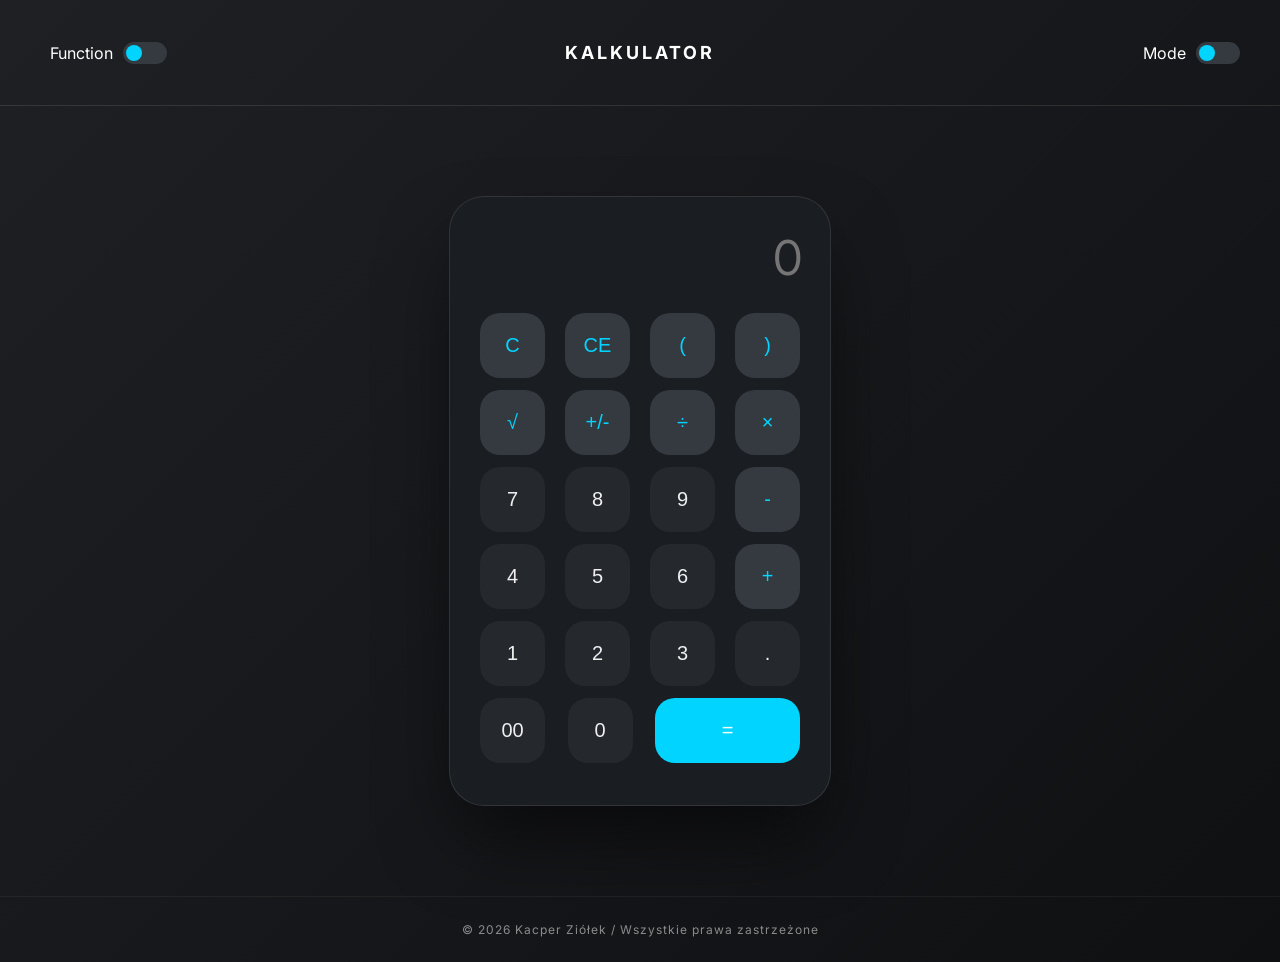
<file: index.html>
<!DOCTYPE html>
<html lang="pl">
<head>
    <meta charset="UTF-8">
    <meta name="viewport" content="width=device-width, initial-scale=1.0">
    <title>Projekt Kalkulatorów</title>
    <link rel="stylesheet" href="css/style.css">
</head>
<body>

<header>
    <div class="funcion">
        <span class="funcion-mode"> Function </span>
        <label class="switch" for="function-toggle">
            <input type="checkbox" id="function-toggle" aria-label="Przełącz funkcje">
            <span class="slider"></span>
        </label>
    </div>
    <h1>Kalkulator</h1>
    <div class="toggle-container">
        <span class="mode-label"> Mode </span>
        <label class="switch" for="theme-toggle">
            <input type="checkbox" id="theme-toggle" aria-label="Przełącz tryb">
            <span class="slider"></span>
        </label>
    </div>
</header>

    <main class="container">

        <section id="simple-calculator" class="calc-box">
            <input id="results" readonly placeholder="0"> 

            <section id="keys"> 
                <div class="row">
                    <input type="button" value="C" class="x" onclick="delet()">
                    <input type="button" value="CE" class="x" onclick="beck()">
                    <input type="button" value="(" class="a" onclick="display('(')">
                    <input type="button" value=")" class="a" onclick="display(')')">
                </div>

                <div class="row">
                    <input type="button" value="√" class="a" onclick="squareRoot()">
                    <input type="button" value="+/-" class="a" onclick="sign()"> 
                    <input type="button" value="÷" class="a" onclick="display('/')">
                    <input type="button" value="×" class="a" onclick="display('*')">
                </div>
          
                <div class="row">
                    <input type="button" value="7" onclick="display('7')">
                    <input type="button" value="8" onclick="display('8')"> 
                    <input type="button" value="9" onclick="display('9')"> 
                    <input type="button" value="-" class="a" onclick="display('-')">
                </div>
          
                <div class="row">
                    <input type="button" value="4" onclick="display('4')">
                    <input type="button" value="5" onclick="display('5')"> 
                    <input type="button" value="6" onclick="display('6')"> 
                    <input type="button" value="+" class="a" onclick="display('+')"> 
                </div>
          
                <div class="row">
                    <input type="button" value="1" onclick="display('1')">
                    <input type="button" value="2" onclick="display('2')"> 
                    <input type="button" value="3" onclick="display('3')"  >
                    <input type="button" value="." onclick="display('.')">
                </div>

                <div class="row">
                    <input type="button" value="00"  onclick="display('00')"> 
                    <input type="button" value="0"  onclick="display('0')"> 
                    <input type="button" value="=" class="x" onclick="calc()">
                     
                </div>
            </section>
        </section>
    </main>
    <footer>
        © 2026 Kacper Ziółek / Wszystkie prawa zastrzeżone
</footer>

    <script src="js/script.js"></script>
</body>
</html>
</file>
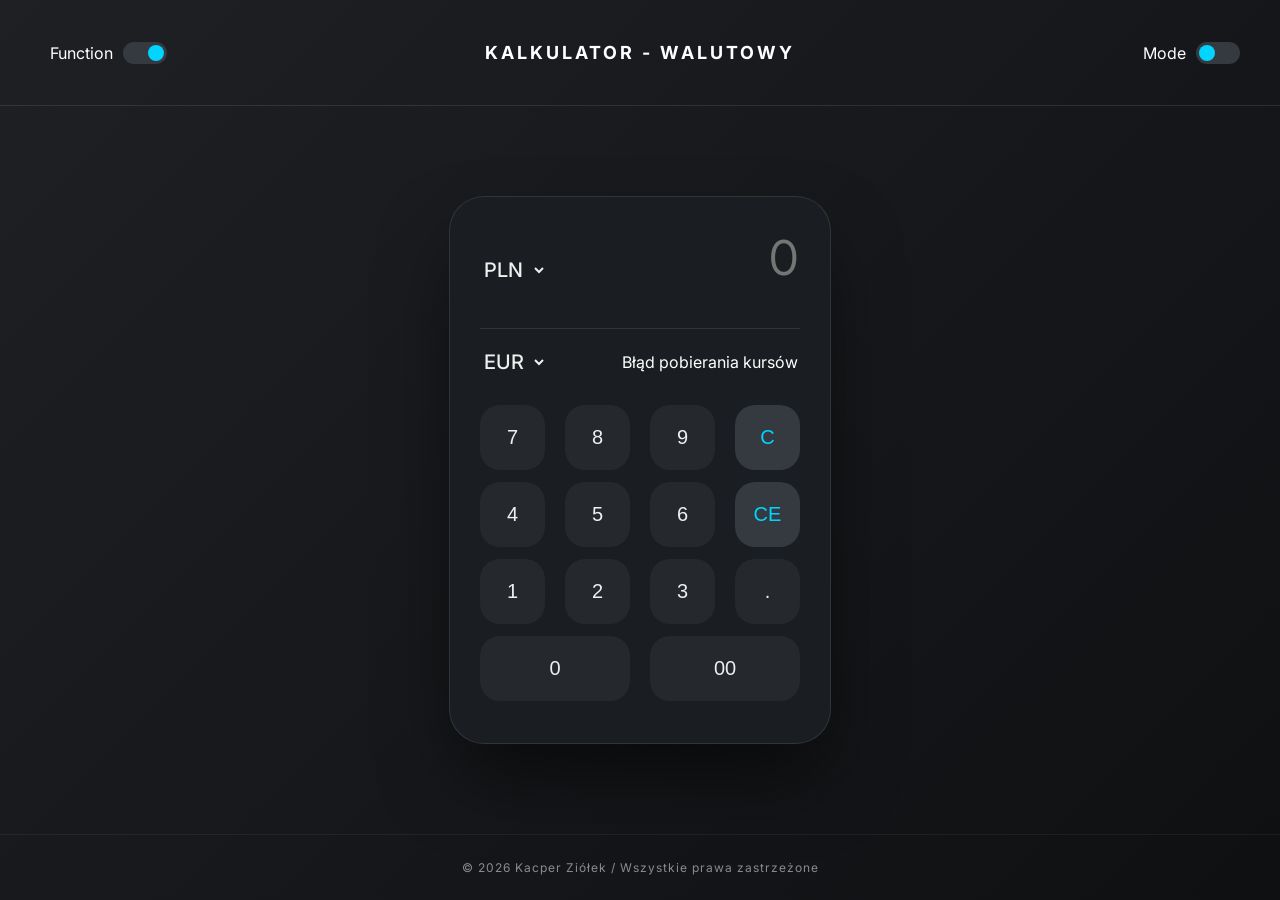
<file: funkcje.html>
<!DOCTYPE html>
<html lang="pl">
<head>
    <meta charset="UTF-8">
    <meta name="viewport" content="width=device-width, initial-scale=1.0">
    <title>Projekt Kalkulatorów</title>
    <link rel="stylesheet" href="css/style.css">
    <link rel="stylesheet" href="css/style_2.css">
</head>
<body>

<header>
    <div class="funcion">
        <span class="funcion-mode"> Function </span>
        <label class="switch" for="function-toggle">
            <input type="checkbox" id="function-toggle" aria-label="Przełącz funkcje">
            <span class="slider"></span>
        </label>
    </div>
    <h1>Kalkulator - walutowy </h1>
    <div class="toggle-container">
        <span class="mode-label">Mode</span>
        <label class="switch" for="theme-toggle">
            <input type="checkbox" id="theme-toggle" aria-label="Przełącz tryb">
            <span class="slider"></span>
        </label>
    </div>
</header>

<main class="container">

    <section id="simple-calculator" class="calc-box">

        <div class="display-area">
            <div class="currency-row">
                <select id="currency-from" class="currency-select">
                    <option value="PLN">PLN</option>
                    <option value="EUR">EUR</option>
                    <option value="USD">USD</option>
                    <option value="JPY">JPY</option>
                    <option value="GBP">GBP</option>
                    <option value="CNY">CNY</option>
                    <option value="AUD">AUD</option>
                    <option value="CAD">CAD</option>
                    <option value="CHF">CHF</option>
                    <option value="HKD">HKD</option>
                    <option value="SGD">SGD</option>
                    <option value="SEK">SEK</option>
                    <option value="KRW">KRW</option>
                    <option value="NOK">NOK</option>
                    <option value="NZD">NZD</option>
                    <option value="INR">INR</option>
                    <option value="MXN">MXN</option>
                    <option value="ZAR">ZAR</option>
                    <option value="BRL">BRL</option>
                    <option value="DKK">DKK</option>
                    <option value="THB">THB</option>
                    <option value="IDR">IDR</option>
                    <option value="HUF">HUF</option>
                    <option value="CZK">CZK</option>
                    <option value="ILS">ILS</option>
                    <option value="CLP">CLP</option>
                    <option value="PHP">PHP</option>
                    <option value="MYR">MYR</option>
                    <option value="TRY">TRY</option>
                    <option value="RON">RON</option>
                    <option value="UAH">UAH</option>
                    <option value="ISK">ISK</option>
                    <option value="XDR">XDR</option>
                </select>
                <input type="text" id="results" class="currency-input" readonly placeholder="0">
            </div>

            <div class="divider"></div>

            <div class="currency-row">
                <select id="currency-to" class="currency-select">
                    <option value="EUR">EUR</option>
                    <option value="PLN">PLN</option>
                    <option value="USD">USD</option>
                    <option value="JPY">JPY</option>
                    <option value="GBP">GBP</option>
                    <option value="CNY">CNY</option>
                    <option value="AUD">AUD</option>
                    <option value="CAD">CAD</option>
                    <option value="CHF">CHF</option>
                    <option value="HKD">HKD</option>
                    <option value="SGD">SGD</option>
                    <option value="SEK">SEK</option>
                    <option value="KRW">KRW</option>
                    <option value="NOK">NOK</option>
                    <option value="NZD">NZD</option>
                    <option value="INR">INR</option>
                    <option value="MXN">MXN</option>
                    <option value="ZAR">ZAR</option>
                    <option value="BRL">BRL</option>
                    <option value="DKK">DKK</option>
                    <option value="THB">THB</option>
                    <option value="IDR">IDR</option>
                    <option value="HUF">HUF</option>
                    <option value="CZK">CZK</option>
                    <option value="ILS">ILS</option>
                    <option value="CLP">CLP</option>
                    <option value="PHP">PHP</option>
                    <option value="MYR">MYR</option>
                    <option value="TRY">TRY</option>
                    <option value="RON">RON</option>
                    <option value="UAH">UAH</option>
                    <option value="ISK">ISK</option>
                    <option value="XDR">XDR</option>
                </select>
                <input type="text" id="results-converted" class="currency-input" readonly placeholder="0">
            </div>
        </div>


        <section id="keys">

            <div class="row">
                <input type="button" value="7" onclick="display('7')">
                <input type="button" value="8" onclick="display('8')">
                <input type="button" value="9" onclick="display('9')">
                <input type="button" value="C" class="x" onclick="delet()">
            </div>

            <div class="row">
                <input type="button" value="4" onclick="display('4')">
                <input type="button" value="5" onclick="display('5')">
                <input type="button" value="6" onclick="display('6')">
                <input type="button" value="CE" class="x" onclick="beck()">
            </div>

            <div class="row">
                <input type="button" value="1" onclick="display('1')">
                <input type="button" value="2" onclick="display('2')">
                <input type="button" value="3" onclick="display('3')">
                <input type="button" value="." onclick="display('.')">
            </div>

            <div class="row">
                <input type="button" value="0"  onclick="display('0')">
                <input type="button" value="00"  onclick="display('00')">
            </div>
        </section>
    </section>
</main>
<footer>
    © 2026 Kacper Ziółek / Wszystkie prawa zastrzeżone
</footer>

<script src="js/script.js"></script>
<script src="js/scrpit_2.js"></script>
</body>
</html>
</file>
<file: css/style.css>
@import url('https://fonts.googleapis.com/css2?family=Inter:wght@300;400;500;600&display=swap');

:root {
    --bacground: linear-gradient(135deg, #1e2024 0%, #0f1012 100%);
    --calc-bg: #1a1d21;
    --text: #ffffff;
    --line: rgba(255, 255, 255, 0.1);
    --button-bacground: #25292e;
    --button-text: #efefef;
    --button-func-bacground: #343a40;
    --accent-color: #00d4ff;
    --shadow: rgba(0, 0, 0, 0.6);
}

.light-mode {
    --bacground: linear-gradient(135deg, #e9ecef 0%, #dee2e6 100%);
    --calc-bg: #f8f9fa;
    --text: #2d3436;
    --line: rgba(0, 0, 0, 0.08);
    --button-bacground: #e2e6ea;
    --button-text: #495057;
    --button-func-bacground: #ced4da;
    --accent-color: #0984e3;
    --shadow: rgba(0, 0, 0, 0.05);
}

body {
    background: var(--bacground);
    color: var(--text);
    font-family: 'Inter', sans-serif;
    margin: 0;
    display: flex;
    flex-direction: column;
    min-height: 100vh;
}

header {
    text-align: center;
    padding: 30px 0;
    width: 100%;
    border-bottom: 1px solid var(--line);
    position: relative;
    margin-bottom: 40px;
}

header h1 {
    font-size: 18px;
    letter-spacing: 3px;
    text-transform: uppercase;
}

/* przełącznik kolorów */

.toggle-container {
    position: absolute;
    top: 50%;
    right: 40px;
    transform: translateY(-50%);
    display: flex;
    align-items: center;
}

.switch {
    position: relative;
    display: inline-block;
    width: 44px;
    height: 22px;
}

.switch input {
    opacity: 0;
    width: 0;
    height: 0;
}

.slider {
    position: absolute;
    cursor: pointer;
    top: 0;
    left: 0;
    right: 0;
    bottom: 0;
    background-color: var(--button-func-bacground);
    transition: .4s;
    border-radius: 34px;
}

.slider:before {
    position: absolute;
    content: "";
    height: 16px;
    width: 16px;
    left: 3px;
    bottom: 3px;
    background-color: var(--accent-color);
    transition: .4s;
    border-radius: 50%;
}
.mode-label{
    margin: 10px;
}

input:checked + .slider:before {
    transform: translateX(22px);
}

/* przyciski funkcji  */

.funcion {
    position: absolute;
    top: 50%;
    left: 40px;
    transform: translateY(-50%);
    display: flex;
    align-items: center;
}

.funcion-mode{
    margin: 10px;
}

/* kalkulator */
.container {
    flex: 1;
    display: flex;
    justify-content: center;
    align-items: center;
    padding: 20px 0 60px 0;
}

.calc-box{
    margin: 30px;
    background-color: var(--calc-bg);
    border-radius: 35px;
    padding: 30px;
    width: 320px;
    box-shadow: 0 40px 80px -15px var(--shadow);
    border: 1px solid var(--line);
}

#results {
    color: var(--text);
    text-align: right;
    width: 100%;
    background: transparent;
    border: none;
    font-size: 48px;
    margin-bottom: 25px;
    outline: none;
    font-family: 'Inter', sans-serif;
}

.row{
    display: flex;
    justify-content: space-between;
    margin-bottom: 12px;
}


/* przyciski */
#keys input[type="button"] {
    background-color: var(--button-bacground);
    color: var(--button-text);
    width: 65px;
    height: 65px;
    font-size: 20px;
    border: none;
    border-radius: 20px;
    cursor: pointer;
}

#keys input[type="button"]:hover {
    background-color: var(--accent-color);
    color: #ffffff;
}

#keys input.a, #keys input.x {
    background-color: var(--button-func-bacground);
    color: var(--accent-color);
}

#keys input[value="="] {
    width: 145px;
    background-color: var(--accent-color);
    color: #ffffff;
}

footer {
    width: 100%;
    padding: 25px 0;
    text-align: center;
    border-top: 1px solid var(--line);
    margin-top: auto;
    font-size: 12px;
    opacity: 0.5;
    letter-spacing: 1px;
}

@media screen and (max-width: 600px) {
    header {
        display: flex;
        justify-content: space-between;
        align-items: center;
        padding: 20px 15px;
        box-sizing: border-box;
    }


    .funcion, .toggle-container {
        position: static;
        transform: none;
    }


    header h1 {
        font-size: 14px;
        letter-spacing: 1px;
        margin: 0;
        text-align: center;
        flex: 1;
    }
    .mode-label, .funcion-mode {
        margin: 5px;
        font-size: 12px;
    }
</file>
<file: css/style_2.css>
/*  wyświetalacz dla walut */
.display-area {
    display: flex;
    flex-direction: column;
    margin-bottom: 25px;
}

.currency-row {
    display: flex;
    justify-content: space-between;
    align-items: center;
}

.currency-select {
    background: transparent;
    color: var(--button-text);
    border: none;
    font-size: 20px;
    font-weight: 500;
    font-family: 'Inter', sans-serif;
    cursor: pointer;
    outline: none;
    padding: 5px 0;
}

.currency-select option {
    background-color: var(--calc-bg);
    color: var(--text);
}

.currency-input {
    color: var(--text);
    text-align: right;
    width: 60%;
    background: transparent;
    border: none;
    font-size: 42px;
    outline: none;
    font-family: 'Inter', sans-serif;
}

.divider {
    height: 1px;
    background-color: var(--line);
    margin: 15px 0;
    width: 100%;
}
#keys input[value="00"], #keys input[value="0"] {
    width: 150px;
}
</file>
